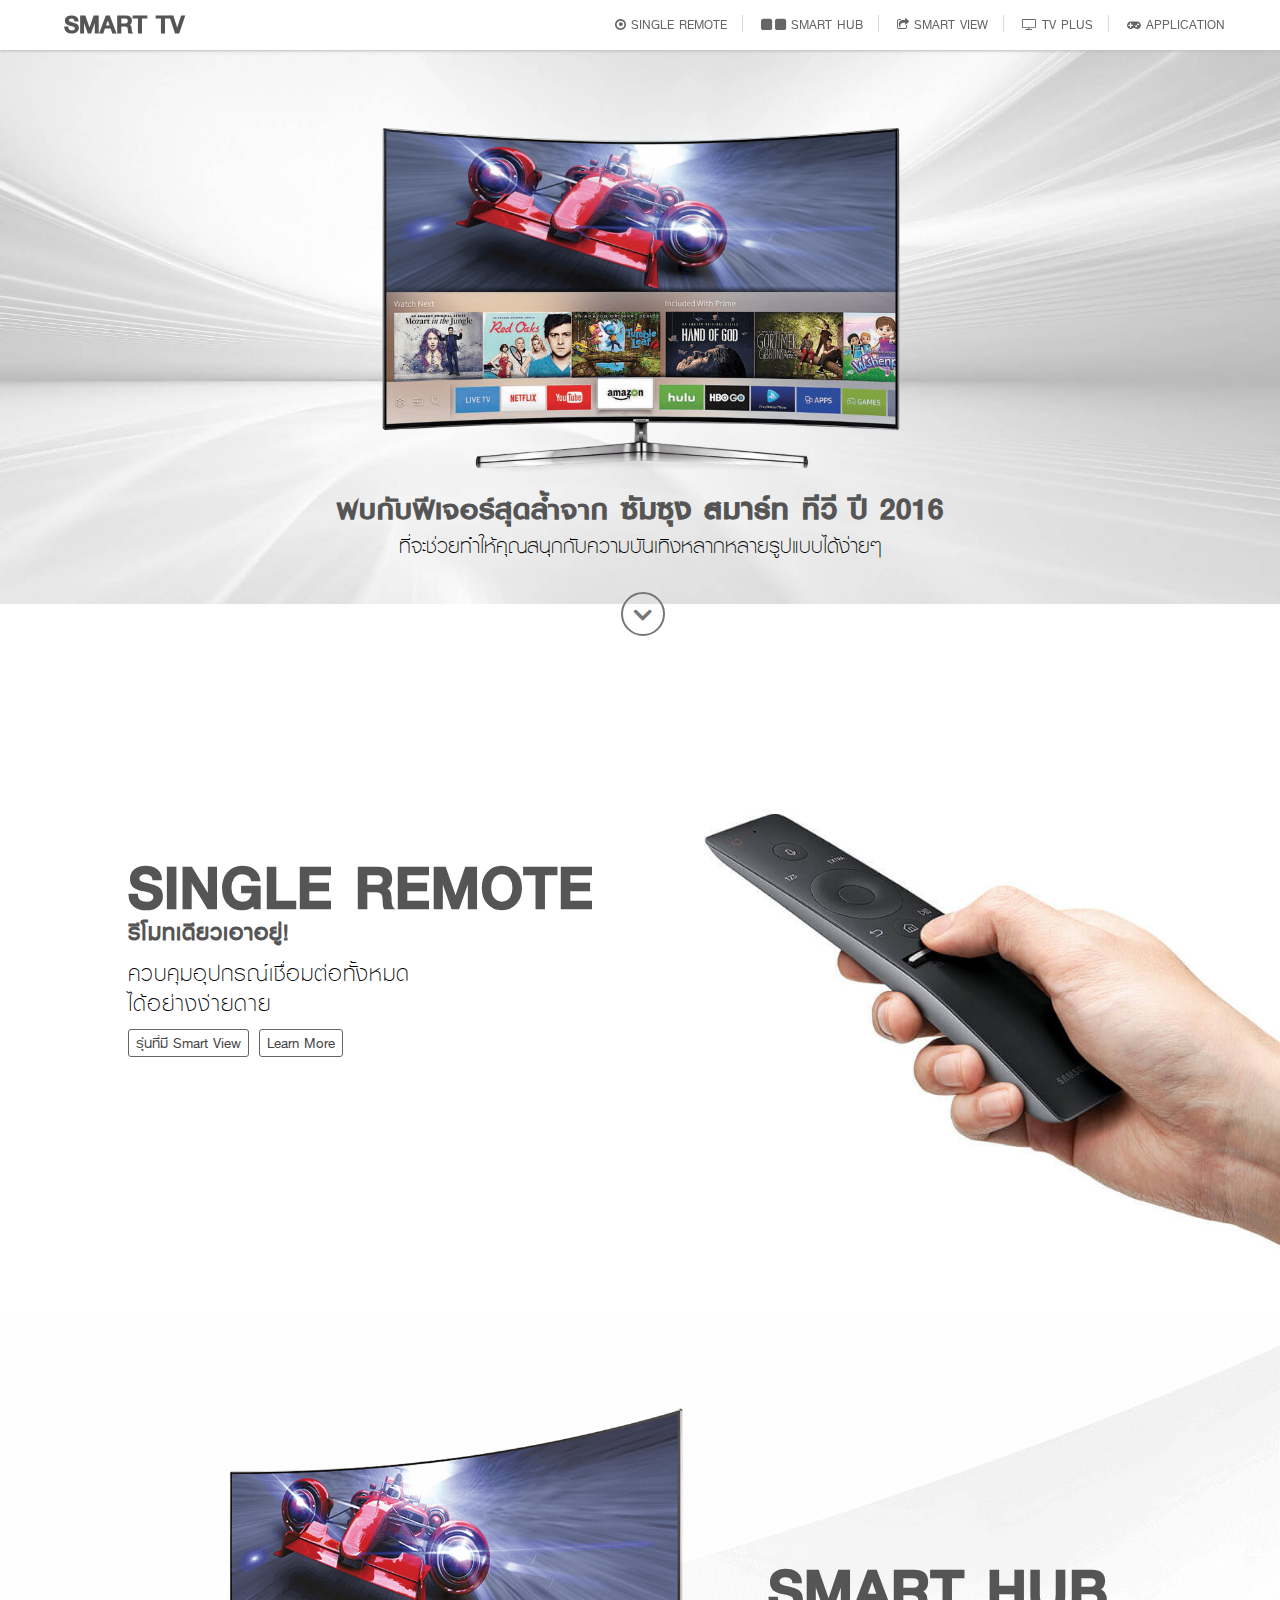
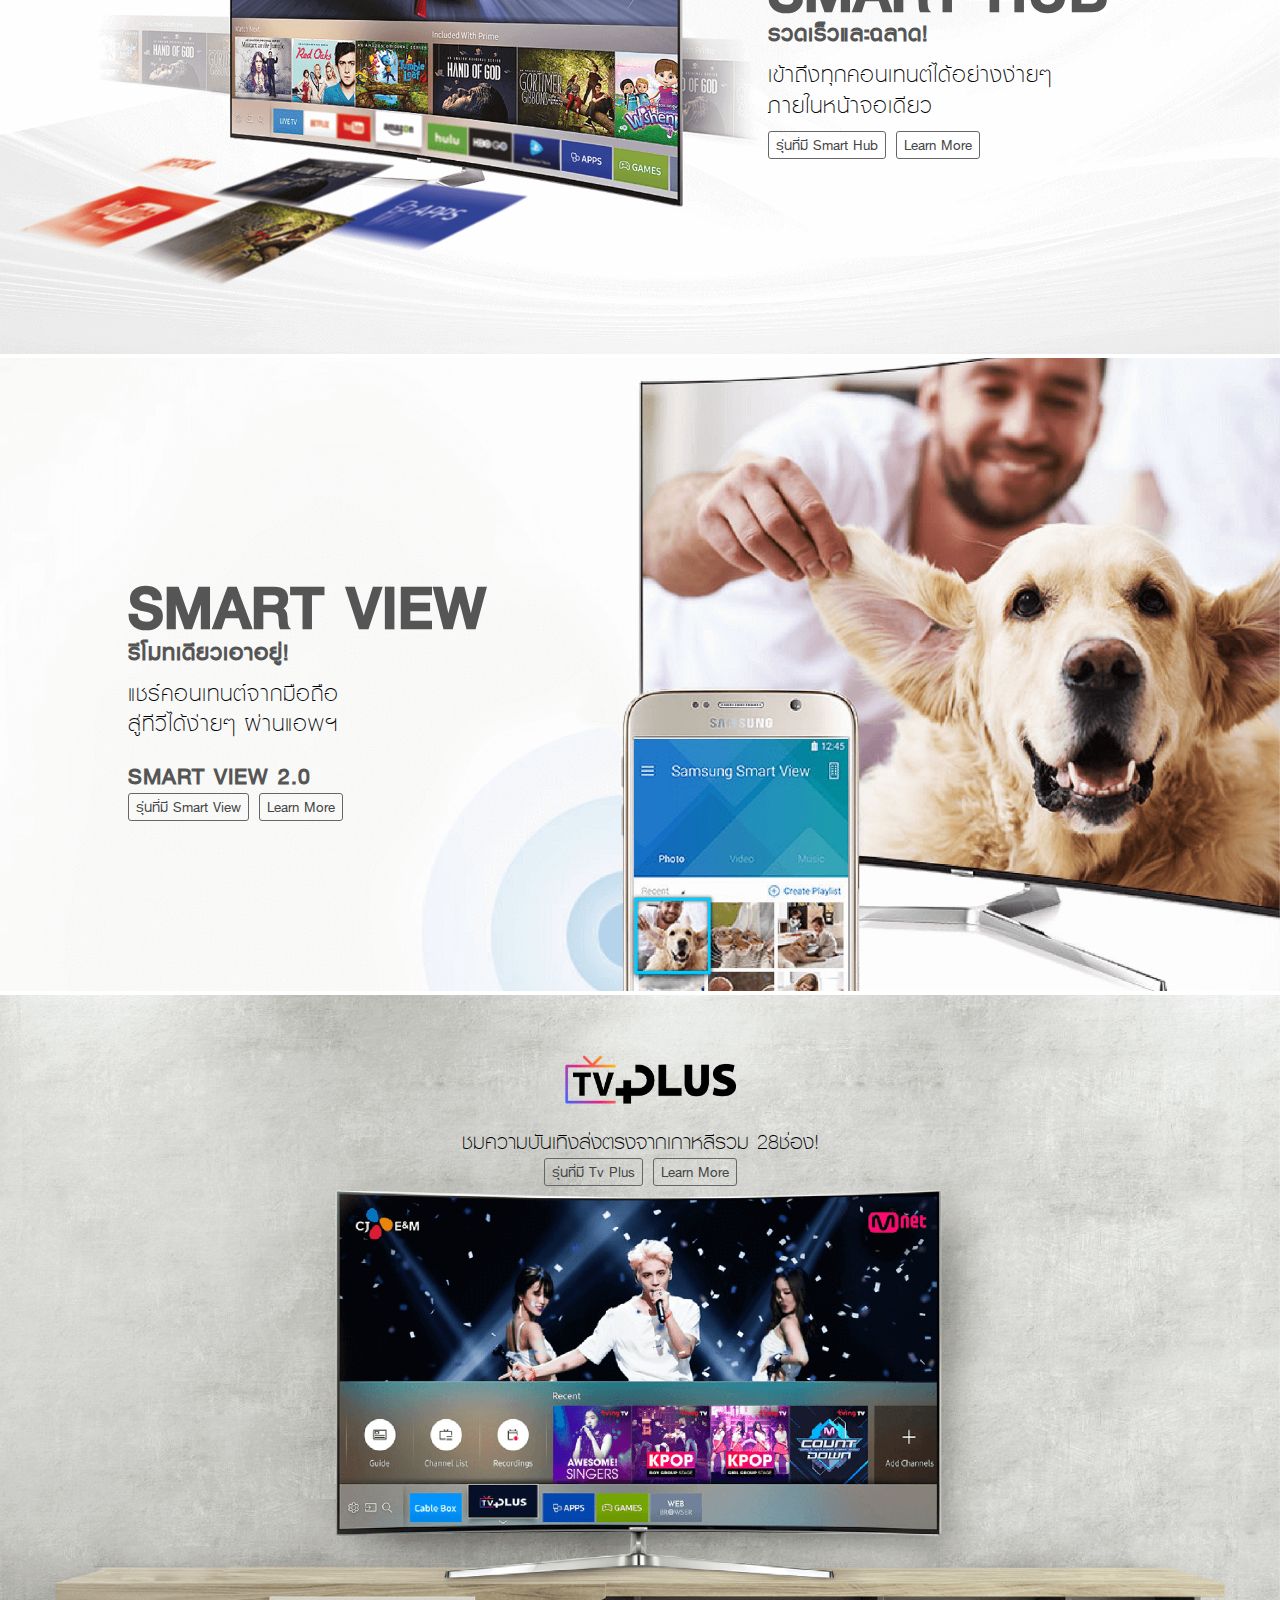
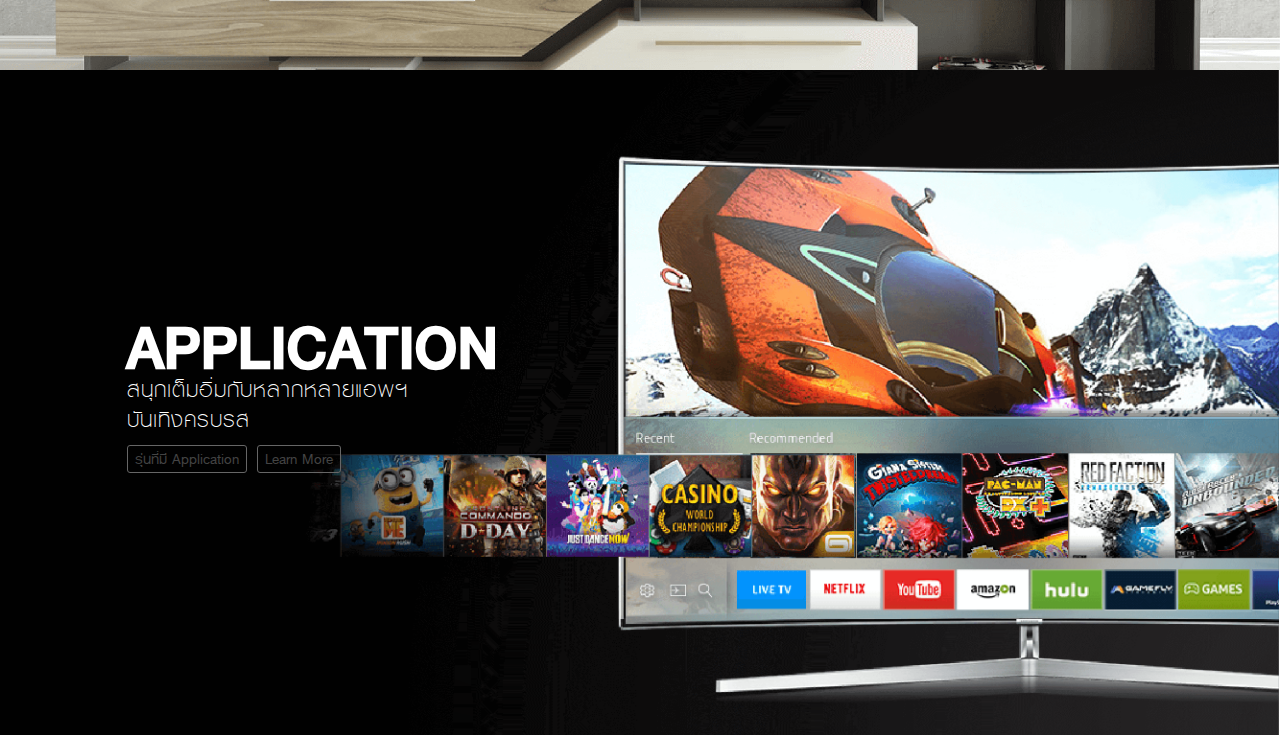
<file: index.html>
<!DOCTYPE html>
<html lang="en">
<head>
	<meta charset="UTF-8">

	<meta http-equiv="X-UA-Compatible" content="IE=9">
    <meta name="viewport" content="width=device-width, initial-scale=1.0">

	<meta name="title" content="Configure Phone | SUPPORT | SAMSUNG UK"/>
	<meta name="description" content="Configure Phone Main"/>
	<meta name="keywords" content="Configure Phone"/>
	<meta name="date" content="2011-12-06"/>
	<meta name="sitecode" content="UK"/>

	<link rel="stylesheet" href="./css/style.css">
	<link rel="stylesheet" href="./css/fonts.css">
	<link rel="stylesheet" href="./css/font-awesome.min.css">
	<!-- <link rel="stylesheet" href="css/bootstrap.min.css"> -->

	<title>Sumsung</title>
</head>

<body>

	<div class="nav_top">
		<div class="nav_top-brand">
			<a href="./index.html"><h1>smart tv</h1></a>
		</div>
	    <div class="nav_top-btn hidden-md">
            <ul class="">
                <li><a href="./single_remote.html"><i class="fa fa-dot-circle-o"></i> single remote</a></li>
                <li><a href="./smart_hub.html"><i class="fa fa-square"><i class="fa fa-square"></i></i>  smart hub</a></li>
                <li><a href="./smart_view.html"><i class="fa fa-share-square-o"></i> smart view</a></li>
                <li><a href="./tv_plus.html"><i class="fa fa-tv"></i> tv plus</a></li>
                <li class="first"><a href="./applications.html"><i class="fa fa-gamepad"></i> application</a></li>
            </ul>
	    </div>
	</div>

	<section class="section_center home_main" id="main">
		<img class="content_img" src="images/h-tv-1.png" alt="">
		<div class="content_block">
			<h1 class="content_title"><span>พบกับฟีเจอร์สุดล้ำจาก</span> ซัมซุง สมาร์ท ทีวี ปี 2016</h1>
			<p class="content_text">ที่จะช่วยทำให้คุณสนุกกับความบันเทิงหลากหลายรูปแบบได้ง่ายๆ</p>
		</div>
		<div class="nav_button hidden-md"><i class="fa fa-angle-down"></i></div>
	</section>

	<section class="section_col_2-left home_remote" id="single_remote">
		<div class="content_block">
			<div class="content_title">
				<h1>SINGLE REMOTE<br><span>รีโมทเดียวเอาอยู่!</span></h1>
				<p>ควบคุมอุปกรณ์เชื่อมต่อทั้งหมด<br>ได้อย่างง่ายดาย</p>
				<div class="btn">
					<button>รุ่นที่มี Smart View</button>
					<button>Learn More</button>
				</div>
			</div>
			<div class="content_img">
				<img src="images/h-remote-2.jpg" alt="">
			</div>
		</div>
	</section>

	<section class="section_col_2-right section_right-center-mobile home_hub" id="smart_hub">
		<div>
			<div class="content_block">
				<div class="content_img">
					<img src="images/h-hub.png" style="opacity: 0;">
				</div>
				<div class="content_title">
					<h1>SMART HUB<br><span>รวดเร็วและฉลาด!</span></h1>
					<p>เข้าถึงทุกคอนเทนต์ได้อย่างง่ายๆ<span>ภายในหน้าจอเดียว</span></p>
					<button>รุ่นที่มี Smart Hub</button>
					<button>Learn More</button>
				</div>
			</div>
		</div>
	</section>

	<section class="section_col_2-left section_left-center-mobile home_view" id="smart_view">
		<div>
			<div class="content_block ">
				<div class="content_title hidden-md">
					<h1>SMART VIEW<br><span>รีโมทเดียวเอาอยู่!</span></h1>
					<p>แชร์คอนเทนต์จากมือถือ<br>สู่ทีวีได้ง่ายๆ ผ่านแอพฯ</p>
					<h1><span>SMART VIEW 2.0</span></h1>
					<button>รุ่นที่มี Smart View</button>
					<button>Learn More</button>
				</div>
				<div class="content_img ">
					<img src="images/h-remote-2.jpg" style="opacity: 0;">
				</div>
				<div class="content_title visible-md">
					<h1>SMART VIEW<br><span>รีโมทเดียวเอาอยู่!</span></h1>
					<p>ควบคุมอุปกรณ์เชื่อมต่อทั้งหมด<br>ได้อย่างง่ายดาย</p>
					<button>รุ่นที่มี Smart View</button>
					<button>Learn More</button>
				</div>
			</div>
		</div>
	</section>

	<section class="section_center home_tvplus" id="tv_plus">
		<div class="content_block">
			<img class="content_img" src="images/h-logo-tvp.png" alt="">
			<p class="content_text">ชมความบันเทิงส่งตรงจากเกาหลีรวม 28ช่อง!</p>
			<div class="btn-line">
				<button class="btn-center" >รุ่นที่มี Tv Plus</button>
				<button class="btn-center" >Learn More</button>
			</div>
		</div>

	</section>

	<section class="section_col_2-left section_left-center-mobile home_app" id="application">
		<div>
			<div class="content_block">
				<div class="content_title">
					<h1>APPLICATION<br></h1>
					<p>สนุกเต็มอิ่มกับหลากหลายแอพฯ<br>บันเทิงครบรส</p>
					<button>รุ่นที่มี Application</button>
					<button>Learn More</button>
				</div>
				<div class="content_img">
				</div>
			</div>
		</div>
	</section>

</body>
	<script src="js/jquery.min.js"></script>
	<!-- s<script src="js/bootstrap.min.js"></script> -->
	<script src="js/main.js"></script>
</html>
</file>
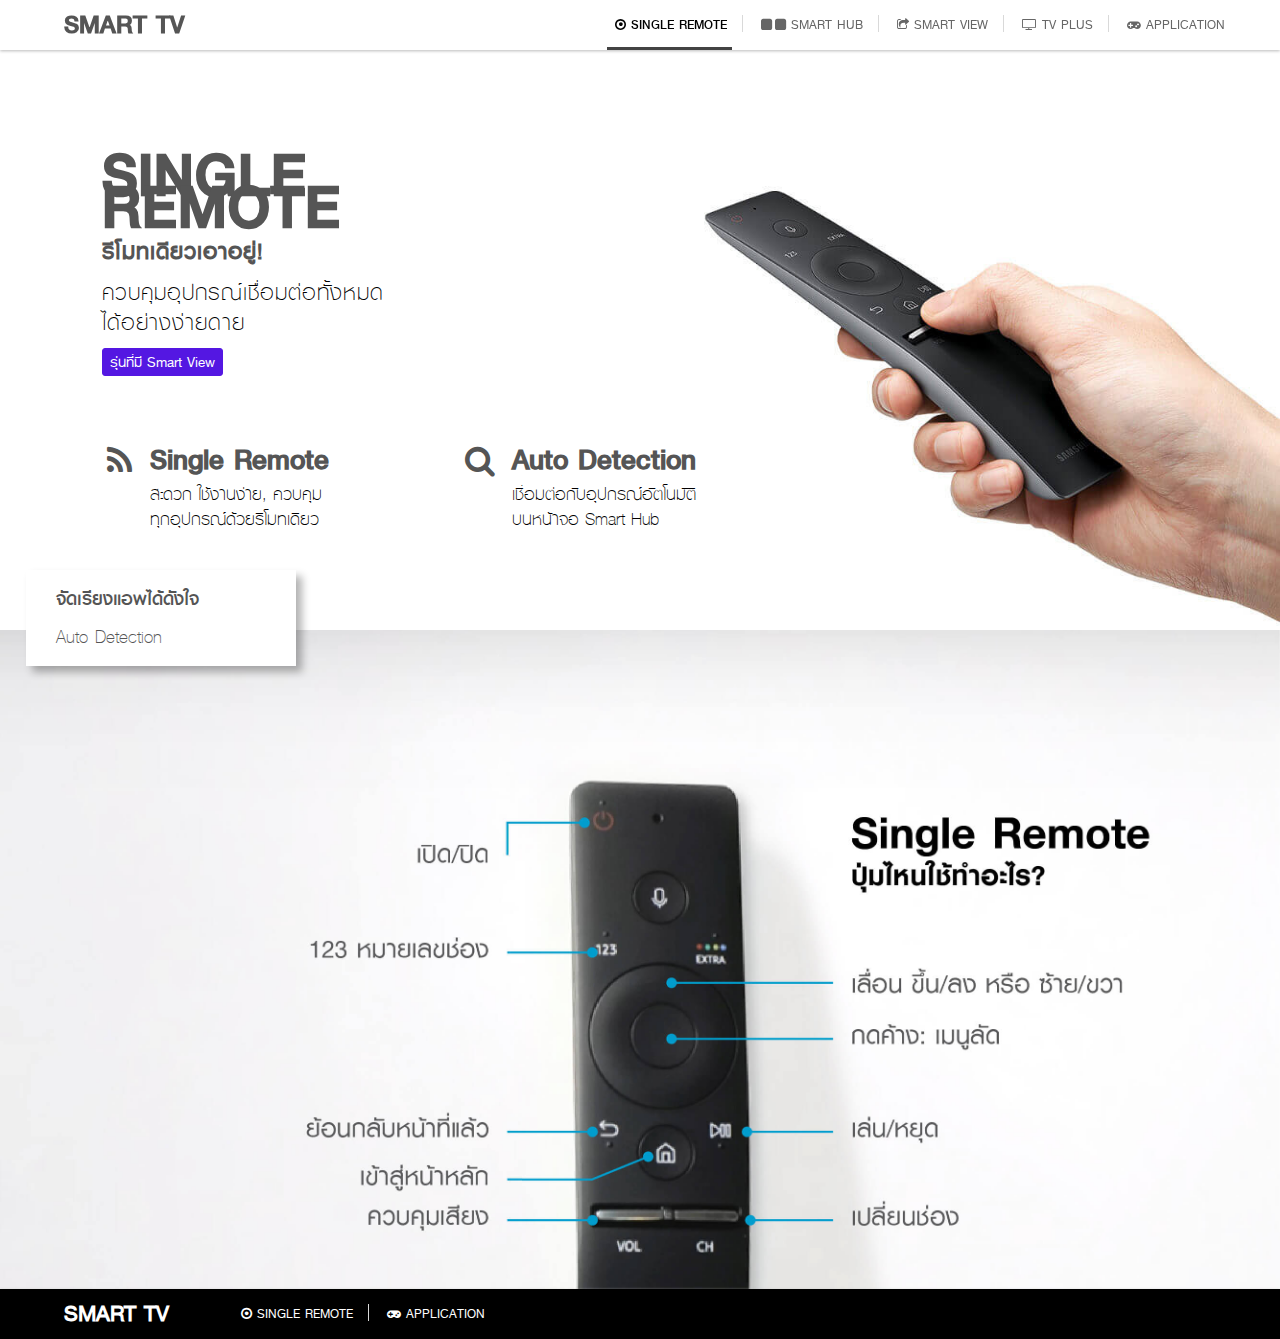
<file: single_remote.html>
<!DOCTYPE html>
<html lang="en">
<head>
	<meta charset="UTF-8">

	<meta http-equiv="X-UA-Compatible" content="IE=9">
    <meta name="viewport" content="width=device-width, initial-scale=1.0">

	<meta name="title" content="Configure Phone | SUPPORT | SAMSUNG UK"/>
	<meta name="description" content="Configure Phone Main"/>
	<meta name="keywords" content="Configure Phone"/>
	<meta name="date" content="2011-12-06"/>
	<meta name="sitecode" content="UK"/>

    <script src="js/jquery.min.js"></script>
    <script src="./js/jquery.hashchange.min.js" type="text/javascript"></script>
    <script src="./js/jquery.easytabs.min.js" type="text/javascript"></script>
    <link rel="stylesheet" href="css/fonts.css">
    <link rel="stylesheet" href="css/font-awesome.min.css">
    <link rel='stylesheet' href='css/owl.carousel.css'>
    <link rel="stylesheet" href="css/style.css">
    <link rel="stylesheet" href="css/style2.css">
	<!-- <link rel="stylesheet" href="css/bootstrap.min.css"> -->

	<title>Sumsung</title>
</head>

<body>

	<div class="nav_top">
		<div class="nav_top-brand">
			<a href="./index.html"><h1>smart tv</h1></a>
		</div>
	    <div class="nav_top-btn hidden-md">
            <ul class="">
                <li><a href="./single_remote.html" class="active"><i class="fa fa-dot-circle-o"></i> single remote</a></li>
                <li><a href="./smart_hub.html"><i class="fa fa-square"><i class="fa fa-square"></i></i>  smart hub</a></li>
                <li><a href="./smart_view.html"><i class="fa fa-share-square-o"></i> smart view</a></li>
                <li><a href="./tv_plus.html"><i class="fa fa-tv"></i> tv plus</a></li>
                <li class="first"><a href="./applications.html"><i class="fa fa-gamepad"></i> application</a></li>
            </ul>
	    </div>
	</div>

	<section class="section_col_2-left page-main page_remote" id="single_remote">
		<div class="content_block">
			<div class="content_title">
				<h1>SINGLE REMOTE<br><span>รีโมทเดียวเอาอยู่!</span></h1>
				<p>ควบคุมอุปกรณ์เชื่อมต่อทั้งหมด<br>ได้อย่างง่ายดาย</p>
				<button class="btn-blue" >รุ่นที่มี Smart View</button>
			</div>
			<div class="content_img">
				<img src="images/h-remote-2.jpg" alt="">
			</div>
		</div>
		<div class="content_title_sub hidden-xs">
				<div class="sub">
					<i class="fa fa-rss fa-2x"></i>
					<h1>Single Remote</h1>
					<p>สะดวก ใช้งานง่าย, ควบคุม<br>ทุกอุปกรณ์ด้วยรีโมทเดียว</p>
				</div>
				<div class="sub">
					<i class="fa fa-search fa-2x"></i>
					<h1>Auto Detection</h1>
					<p>เชื่อมต่อกับอุปกรณ์อัตโนมัติ<br>บนหน้าจอ Smart Hub</p></p>
				</div>
		</div>
		<div class="content_title_coll visible-xs">
			<input id="toggle" type="checkbox" checked>
			<label for="toggle"><i class="fa fa-caret-square-o-down fa-2x"></i></label>
			<div id="expand">
			    <div class="sub sub_coll">
					<i class="fa fa-rss fa-2x"></i>
					<h1>Single Remote</h1>
					<p>สะดวก ใช้งานง่าย, ควบคุม<br>ทุกอุปกรณ์ด้วยรีโมทเดียว</p>
				</div>
				<div class="sub">
					<i class="fa fa-search fa-2x"></i>
					<h1>Auto Detection</h1>
					<p>เชื่อมต่อกับอุปกรณ์อัตโนมัติ<br>บนหน้าจอ Smart Hub</p></p>
				</div>
			</div>
		</div>
	</section>

    <section class="section_tab tab_single-remote">
        <div id="tab_block" class="tab_container hidden-block">
            <ul class='tab-nav'>
                <li ><a href="#tab-1">จัดเรียงแอพได้ดังใจ</a></li>
                <li ><a href="#tab-2">Auto Detection</a></li>
                <!-- <li ><a href="#tab-3">test carousel</a></li> -->
            </ul>
            <div class="tab_full" id="tab-1">
                <img src="./images/remote.jpg" alt="">
            </div>
            <div class="tab_center" id="tab-2">
            	<img src="./images/tab-remote-2.png" alt="">
                <p class="tab-title"><i class="fa fa-search"></i> Auto Detection</p>
                <!-- <p class="tab-text_line">เมื่อพบอุปกรณ์จะแสดงชื่ให้เห็น ง่ายต่อการเลือกใช้</p> -->
                <p class="tab-desc">เมื่อพบอุปกรณ์จะแสดงชื่ให้เห็น ง่ายต่อการเลือกใช้</p>
            </div>
        </div>
        <div class="visible-block">
	            <div class="tab_full" id="tab-1">
	                <img src="./images/remote.jpg" alt="">
	            </div>
	            <div class="tab_center" id="tab-2">
	            	<img src="./images/tab-remote-2.png" alt="">
	                <p class="tab-title"><i class="fa fa-search"></i> Auto Detection</p>
	                <!-- <p class="tab-text_line">เมื่อพบอุปกรณ์จะแสดงชื่ให้เห็น ง่ายต่อการเลือกใช้</p> -->
	                <p class="tab-desc">เมื่อพบอุปกรณ์จะแสดงชื่ให้เห็น ง่ายต่อการเลือกใช้</p>
	            </div>
        </div>
    </section>

	<div class="nav_footer">
		<div class="nav_footer-brand nav_top-brand ">
			<h1>smart tv</h1>
		</div>
	    <div class="nav_footer-btn hidden-md nav_top-btn">
			<ul class="">
				<li><a href="#single_remote"><i class="fa fa-dot-circle-o"></i> single remote</a></li>
				<li class="first" ><a href="#application"><i class="fa fa-gamepad"></i> application</a></li>
			</ul>
	    </div>
	</div>


</body>

	<!-- s<script src="js/bootstrap.min.js"></script> -->

	<script src="js/owl.carousel.min.js"></script>
	<script src="js/main.js"></script>
</html>
</file>
<file: css/style.css>
body {
	margin: 0;
}

p,
a,
span,
button {
    font-family: k_med;
    font-size: 18px;
}

a {
	text-decoration: none;
	color: #666;
}

li {
	text-decoration: none;
	list-style: none;
}

h1 {
	color: #555;
	font-family: k_bold;
	margin: 0;
}

iframe{
	width:100%;
	padding : 10px;
	box-sizing : border-box;
}


.nav_top {
    width: 100%;
    color: #000;
    height: 50px;
    background-color: #fff;
    box-shadow: 0px 1px 3px #bbbbbb;
    position: fixed;
    top: 0;
    z-index: 99;
    text-transform: uppercase;
}
.nav_top-brand {
	position: relative;
	float: left;
	height: 100%;
	line-height: 50px;
	padding: 0 5%;
	max-width: 200px;
}
.nav_top-brand > h1 {
	margin-bottom: 0;
	color: #555;
}
.nav_top-btn {
	position: relative;
	float: right;
	height: 100%;
	padding: 0 40px;
}
.nav_top-btn > ul {
	margin: 0;
	height: 70%;
	padding-top: 15px;
}
.nav_top-btn > ul > li {
    float: left;
    height: 100%;
}
.nav_top-btn > ul > li:after{
	content : "";
	padding : 0 5px;
}
.nav_top-btn > ul > li:before{
	content : "";
	padding : 0 5px;
	border-right: 1px solid #d9d9d9;
}
.nav_top-btn > ul > li.first:before{
	content : none;
}
.nav_top-btn a {
    float: left;
    display: block;
    padding: 0 5px;
    font-size: 18px;
    height : 100%;
    transition : all 0.5s ease;
}
.nav_top-btn a:hover{
	color : #000;
	box-shadow: inset 0 -3px 0 0 #434343;
}
.nav_top-btn a.active{
    color : #000;
	box-shadow: inset 0 -3px 0 0 #434343;
}


.nav_top-btn .fa {
	font-size : 13px;
	margin-left: 3px;
}

.nav_footer {
    width: 100%;
    height: 50px;
    background-color: #000;
    box-shadow: 0px 1px 3px #bbbbbb;
    position: relative;
    bottom: 0;
    z-index: 99;
    text-transform: uppercase;
    margin-top : -5px;
}

.nav_footer-btn  {
    float: left;
    padding: 0;
}
.nav_footer-btn a {
    float: left;
    color: #fff;
    transition : all 0.5s ease;
}
.nav_footer-btn a:hover,a:focus {
    color: #777;
}
.nav_footer-btn > ul   {
    float: left;
    padding-left: 0;
}
.nav_footer-brand > h1 {
    font-family: k_med;
    padding-left: 0;
    color: #fff;
}



.content_img{
	position: relative;
}
.content_img img {
	position: relative;
	width: 90%;
	float: right;
}
.content_block button{
    background: transparent;
    border: 1px solid #666;
    color: #444;
    padding: 2px 7px;
    border-radius: 3px;
    display: block;
    margin-right: 10px;
    font-size: 20px;
    float: left;
    transition: background-color 0.3s ease-out;
}

.btn-line {
	text-align:center;
}
.btn-center {
	position:relative;
	left: 42.5%;
}

.btn{
    width: 100%;
    text-align: center;
    top: 0;
}
.content_block button:hover{
  	background: #666;
  	color:#fff;
  	cursor: pointer;
}
.content_title{
	font-size: 42px;
	letter-spacing : 1px;
}
.content_text{
    font-size : 25px;
    line-height : 20px;
    margin-top: 0;
}


.section_center{
	width: 100%;
	margin-top: 50px;
	padding-top: 20px;
	text-align : center;
}
.section_center img{
	width: 42.5%;
	display: table;
	margin: 0 auto;
}
.section_center .content_block h1 {
    line-height: 40px;
}
.section_center .content_block h1 > span {
    font-size: 40px;
    font-weight : bold;
   	font-family : k_bold;
}
.section_center .content_block p {
    font-size: 30px;
    font-family: k_light;
    line-height: 32px;
}




.section_col_2-left{
    display: inline-block;
    position: relative;
    width: 100%;
    padding-top: 4.5%;
}
.section_col_2-right{
    display: inline-block;
}

.section_col_2-left .content_block {
    width: 100%;
    height: 100%;
    float: left;
    display: table;
    text-align: center;
    position: relative;
}
.section_col_2-left .content_title {
    width: 50%;
    height: 100%;
    padding: 0 0 0 10%;
    display: table-cell;
    vertical-align: middle;
    text-align: left;
}
.section_col_2-left .content_img {
    height: 100%;
    display: block;
    padding: 20% 0;
}
.section_col_2-left .content_block h1 {
    line-height: 32px;
}
.section_col_2-left .content_title h1 > span {
    font-size: 32px;
 }
.section_col_2-left .content_title p {
    font-size: 32px;
    font-family: k_light;
    line-height: 30px;
    margin: 10px 0;
}
.page_app .content_title p {
     color:#fff; 
}
.page_app .content_title > h1 {
     color:#fff; 
}




.section_col_2-right .content_block {
    width: 100%;
    height: 100%;
    float: left;
    display: table;
    text-align: center;
}
.section_col_2-right .content_title {
    height: 100%;
    padding: 0 10%;
    display: table-cell;
    vertical-align: middle;
    text-align: left;
}
.section_col_2-right .content_img {
    width: 50%;
    height: 100%;
    display: table-cell;
    vertical-align: middle;
    padding: 10% 0 5%;
}
.section_col_2-right .content_block h1 {
    line-height: 30px;
}
.section_col_2-right .content_title h1 > span {
    font-size: 32px;
}
.section_col_2-right .content_title p {
    font-size: 32px;
    font-family: k_light;
    line-height: 31px;
    margin: 10px 0;
}
.section_col_2-right .content_title p > span{
	display : block;
	font-size: 32px;
    font-family: k_light;
    line-height: 31px;
}




.home_main {
	 background: url('../images/h-bg-1.jpg');
	 background-position: center 70%;
	 background-size: 100%;
	 padding: 5% 0 1% 0;
	 width: 100%;
}
.home_main .nav_button > i {
    position : absolute;
    left: 48.5%;
    border: 2px solid #777;
    color : #777;
    font-size: 30px;
    font-weight: 900;
    padding: 5px;
    width: 30px;
    border-radius : 50%;
    z-index: 2;
}
.home_remote {
	 background-position: center 70%;
	 background-size: 100%;
	 margin-top:25px;
	 padding: 4% 0 5%;
	 width: 100%;
}
.home_hub {
     background: url('../images/h-bg-sh.png');
     background-position: center top;
     background-size: 100%;
     padding-top: 5%;
 }
.home_view{
     background: url('../images/h-view.png');
     background-position: center top;
     background-size: 100%;
     padding-top: 5%;
}
.home_tvplus {
    background: url('../images/h-bg-tvp.png');
    background-position: center 0;
    background-size: 100%;
    margin: 0;
    padding: 3% 0 40%;
}
.home_tvplus .content_img{
	width: 15%;
}
.home_tvplus .content_block p{
	margin: 0;
}
.home_app {
    background: url('../images/h-bg-app.png');
    background-position: center center;
    background-size: 100%;
    padding: 16% 0;
    margin: 0px 0 -5px -1px;
}
.home_app .content_block h1 {
    color: #fff
}
.home_app .content_title h1 > span {
    color: #fff
}
.home_app .content_title p {
    color: #fff
}

.page-main .content_title {
	vertical-align: top;
	padding: 8%;
}

.page-slide {
    background: radial-gradient(ellipse at center, #004b75 0%,#000000 100%);
    background: -moz-radial-gradient(center, ellipse cover, #004b75 0%, #000000 100%);
    background: -webkit-radial-gradient(center, ellipse cover, #004b75 0%,#000000 100%);
    filter: none;
 }

 .page_hub{
	background: url('../images/page-hub.jpg');
	background-size: 100%;
	background-position: center top;
}
 .page_hub .content_img {
 	padding: 60% 0;
 }
 .page_hub .content_title_sub {
    top: 75%;
 }
 .page_tv .content_img {
    position: relative;
    padding: 62% 0;
 }
 .page_tv .content_title >img {
 	height: 100px;
 }
 .page_tv .content_title_sub {
 	color : #fff;
 	top: 77.5%;
 }

 .page_tv .content_title_sub h1 {
 	color : #fff;
 }
 .page_tv .content_title_sub i {
 	color : #fff;
 }
 .page_app {
 	background: url(../images/page-app.jpg);
 	background-size: 100%;
 	background-position: center 20%;
 }
 .page_app .content_img {
 	padding: 45% 0;
 }

.content_title_sub {
	width: 100%;
	position: absolute;
	top: 70%;
	box-sizing: border-box;
	padding-left: 7%;
}
.content_title_sub h1{
	font-size: 40px;
}
.content_title_sub p{
	font-size: 25px;
	margin: 0;
	font-family: k_light;
	line-height: 25px;
}
.content_title_sub-view{
	
width: 35%;
	
top: 47%;
}

.sub {
	float: left;
	width: 30%;
}
.sub i {
    float: left;
    padding-bottom: 60px;
    margin: 2% 5% 0;
    color: #555;
}
.sub_view {width: 100% !important;}
.fade{
    display: none;
}
.page_view {
    background: url(../images/page-view.jpg);
    background-size: 120%;
    background-position: center top;
}
.page_view .content_img{
	padding: 65% 0;
}
.btn-blue{    
	background: #5417e2 !important;    
	color: #fff !important;    
	border: 1px solid #5417e2 !important;
}
.btn-blue:hover{
	background: #666 !important;
	color: #fff !important;
	border: 1px solid #666 !important;
}


@media screen and (min-width: 1000px) {
    .visible-md{
        display: none !important;
    }
}

@media screen and (max-width: 1000px) {
    .hidden-md{
        display: none !important;
    }

    .section_col_2-left .content_title {
    	width: 50%;
    	padding: 7%;
    	z-index : 5;
    }    
	.section_col_2-left .content_block h1 {
    	font-size: 35px;
    	line-height: 27px;
 }

    .section_col_2-left .content_title p {
        font-size: 22px;
        line-height: 20px;
        margin: 10px 0;
    }

    .section_col_2-right .content_title {
    	width: 100%;
    	padding: 3%;
    	z-index : 5;
    }
	.section_col_2-right .content_block h1 {
    	font-size : 45px;
	}

    .section_col_2-right .content_title p {
        font-size: 28px;
        line-height: 23px;
        margin: 10px 0;
    }
    .home_hub {
		background: url(../images/h-bg-sh.png);
		background-position: 10% top;
		background-size: 150%;
		padding-top: 5%;
    }
    .content_title_sub {
        width: 100%;
        position: absolute;
        top:70%;
        box-sizing: border-box;
        padding-left: 7%;
    }
    .content_title_sub-view {
    	width: 35%;
    	top: 47% !important;
    	padding-left: 5.5%;
 }
    .content_title_sub h1{
        font-size: 28px;
    }
    .content_title_sub p{
        font-size: 18px;
        line-height: 16px;
        float : left;
    }
    .page_tv .content_title >img {
   		height: 60px;
    }
    .sub_view {
    	height : 80px;
    }
    .app-col-2 {
    	width:50%;
		display : inline-block;
    }
    .app-content{
    	width : 100%;
    	display : block;
    }

}

@media screen and (max-width: 680px) {
    .content_title_sub {
        top: 77.5%;
    }

    .content_title_sub h1{
        font-size: 24px;
    }
    .content_title_sub p{
        font-size: 15px;
        line-height: 14px;
    }
    .content_title_sub i{
        font-size: 15px;		
    }
    .sub {
        width: 30%;
    }
    .sub_view {
  		height: 70px;
	}
	.content_title_sub-view{
		top:52% !important;
	}

}

@media screen and (min-width: 551px) {
    .visible-xs{
        display: none !important;
    }
}

@media screen and (max-width: 550px) {
    .hidden-xs{
        display: none;
    }

	.section_center img{
		width: 80%;
	}
	.section_col_2-left .content_block {
		height: 120px;
	}
	.section_center .content_block h1 {
		line-height: 22px;
		font-size: 30px;
	}
	.section_center .content_block h1 > span {
		display:block;
		font-size: 30px;
		font-family : k_bold;
	}
	.section_center .content_block p {
		font-size: 18px;
		line-height: 15px;
		width : 90%;
		margin : 0 auto;
		padding-top : 5px;
	}
	.section_col_2-left .content_img img {
		width: 100%;
		padding: 5% 0;
	}
	.section_col_2-left .content_title {
		position :absolute;
		width: 80%;
		z-index : 5;
		height: auto;
		bottom: -50px;
	}
	.page_app .content_title{
		bottom: 0px;
	}
	.section_col_2-left .content_block h1 {
    	font-size: 32px;
    	line-height : 22.5px;
    }
	.section_col_2-left .content_block h1 > span {
    	font-size : 25px;
	}
    .section_col_2-left .content_title p {
        font-size: 20px;
        line-height: 18px;
        margin: 5px 0;
    }
    .section_col_2-right .content_block h1 {
        font-size : 30px;
        line-height: 22.5px;
    }
    .section_col_2-right .content_block h1 > span {
        font-size : 25px;
    }
    .section_col_2-right .content_title p {
        font-size: 20px;
        line-height: 18px;
        margin: 5px 0;
    }
    .section_col_2-right .content_title p > span{
		display : inline-block;
	}
    .section_right-center-mobile .content_title {
		width : 100%;
		height : auto;
		display : block;
		padding: 0;
        text-align: center;
		}
    .section_right-center-mobile .content_img {
		width: 80%;
		height: auto;
		display : block;
		padding: 0;
		margin: 0 auto;
		}
	.section_right-center-mobile .content_img img{
		width : 100%;
		}

    .section_left-center-mobile .content_block {
        width : 100%;
        }
    .section_left-center-mobile .content_title {
        width : 100%;
        position : absolute;
        display : block;
        bottom: 0px;
        padding: 0;
        text-align: center;
        }
    .section_left-center-mobile .content_img {
        width: 80%;
        height: auto;
        display : block;
        padding: 20px 0 50px;
        margin: 0 auto;
        }
    .section_left-center-mobile .content_img img{
        width : 100%;
        }

    .sub {
        width: 100%;
    }
    .sub i {
        padding-bottom: 12% !important;
    }
    .sub-coll {
        padding: 10px 0;
    }
     .home_main{
		background-position: center 90%;
		background-size: 150%;
		padding: 10px 0;
		width: 100%;
	}
	.home_remote{
		padding : 0;
		margin : 0;
		}
	.home_tvplus {
		background-position: center 0%;
		background-size: 180%;
		padding: 3% 0 60%;
    }
	.home_tvplus .content_img {
		width : 20%;
    }
    .page_hub{
		background: inherit;
	}
	.page_hub .content_img {
		height: 120px;
		padding: 10% 0;
	}
	.tv_channel .page-main {
		background-size: 200% !important;
		background-position: left top !important;
	}
    .fade{
        position: absolute;
        display: inherit;
        width: 100%;
        height: 25%;
        bottom: 0;
    }
    .page_tv.section_col_2-left .content_title h1,p {
    }
    .page_tv.section_col_2-left .content_title h1 {
    	color : #fff;
    }
    .page_view .content_img {
    	padding: 70px 0;
    }
    .page_view {
    	background-repeat : no-repeat;
    	background-size: 180%;
    	background-position: 60% top;
    }
    .page_view .content_title p {
		color:#000;
    }
    .page_app .content_img {
    	padding: 90px 0;
 }
	.page_app {
    	background-size : 150%;
	}
	.page_tv .content_title p{
		color: #fff;
	}

}
</file>
<file: css/fonts.css>
@font-face {
    font-family: 'k_bold';
    src: url('../fonts/kittithada_bold-webfont.eot');
    src: url('../fonts/kittithada_bold-webfont.eot?#iefix') format('embedded-opentype'),
         url('../fonts/kittithada_bold-webfont.woff2') format('woff2'),
         url('../fonts/kittithada_bold-webfont.woff') format('woff'),
         url('../fonts/kittithada_bold-webfont.ttf') format('truetype');
    font-weight: normal;
    font-style: normal;

}


@font-face {
    font-family: 'k_med';
    src: url('../fonts/kit55p-webfont.eot');
    src: url('../fonts/kit55p-webfont.eot?#iefix') format('embedded-opentype'),
         url('../fonts/kit55p-webfont.woff2') format('woff2'),
         url('../fonts/kit55p-webfont.woff') format('woff'),
         url('../fonts/kit55p-webfont.ttf') format('truetype');
    font-weight: normal;
    font-style: normal;

}

@font-face {
    font-family: 'k_light';
    src: url('../fonts/kittithada_light-webfont.eot');
    src: url('../fonts/kittithada_light-webfont.eot?#iefix') format('embedded-opentype'),
         url('../fonts/kittithada_light-webfont.woff2') format('woff2'),
         url('../fonts/kittithada_light-webfont.woff') format('woff'),
         url('../fonts/kittithada_light-webfont.ttf') format('truetype');
    font-weight: normal;
    font-style: normal;

}
</file>
<file: css/style2.css>
.sub i {
    padding-bottom: 25%;
}

.section_block {
    width: 100%;
    display: inline-block;
    position: relative;
    padding: 50px 0;
    box-sizing: border-box;
    overflow: hidden;
}

.content_title_sub.relative {
    display: inline-block;
    box-sizing: border-box;
    width: 100%;
    position: relative;
    bottom: 20%;
}

.section_block .sub {
    width: 30%;
}

.smart_hub .section_block {
    padding: 9rem 0 2rem;
}

.smart_hub .section_block.sec_top {
    background: #eee;
}

.smart_hub .content_img.sec_top img {
    position: absolute;
    width: 90%;
    float: right;
    top: 5%;
    right: 15%;
    z-index: 1;
}

.section_tab {
    min-height: 400px;
    position: relative;
}

.tab_block {
    width: 100% !important;
    margin-bottom: 0px !important;
}

.tab_container {
    width: 100% !important;
    text-align: center;
}

.tab_container div {
}

.tab_container img {
    width: 50%;
}

ul.tab-nav {
    position: absolute;
    min-width: 250px;
    left: 2%;
    top: -4.75rem;
    z-index: 9;
    background: #fff;
    padding: 10px;
    -webkit-box-shadow: 6px 6px 8px 0px rgba(0, 0, 0, 0.3);
    -moz-box-shadow: 6px 6px 8px 0px rgba(0, 0, 0, 0.3);
    box-shadow: 6px 6px 8px 0px rgba(0, 0, 0, 0.3);
}

.tab-nav li {
    display: block;
    float: none;
    text-align: left;
}

.tab-nav li a {
    display: block;
    text-decoration: none;
    font-family: k_light;
    background: #fff;
    color: #555;
    font-size: 26px;
    padding: 5px 20px;
}

a.active {
    font-family: k_bold !important;
}

.tab-title {
    font-family: k_bold;
    font-size: 45px;
    line-height: 35px;
    margin: 0;
}
.tab-title i {
    font-size: 30px;
}


.tab-text_line {
    font-family: k_bold;
    font-size: 35px;
    color: #555;
    margin: 0;
}

.tab-desc {
    font-family: k_light;
    font-size: 27px;
    line-height: 20px;
    color: #555;
    margin: 0 0 1%;
}

.content-left{
    text-align:left;
    padding-top: 10% !important;
}

.content-left .tab-text_line{
    font-size : 30px;
}


.owl-stage {
    /*width: 100% !important;*/
}

.owl-item {
    /*width: 100% !important;*/
}

.tab_center img {
    width: 40% !important;
}

.tab_center p {text-align: center;}

.owl-item .item {
    position: relative;
    max-height: 500px;
}

.owl-carousel .tab-title {
    display: inline-block;
}

.owl-item .item img {
    height: auto;
    display: inline;
}
.owl-img_center{
    width: 50% !important;
}

.owl-prev {
    position: absolute;
    left: 0;
    top: 50%;
    width: 5% !important;
    display: inline-block;
}

.owl-next {
    position: absolute;
    right: 0;
    top: 50%;
    width: 5% !important;
    display: inline-block;
}

.owl-carousel .owl-wrapper,
.owl-carousel .owl-item {
    -webkit-backface-visibility: hidden;
    -moz-backface-visibility: hidden;
    -ms-backface-visibility: hidden;
    -webkit-transform: translate3d(0, 0, 0);
    -moz-transform: translate3d(0, 0, 0);
    -ms-transform: translate3d(0, 0, 0);
}

.tab_single-remote {
    background: radial-gradient(ellipse at center, #004b75 0%, #000000 100%);
    background: -moz-radial-gradient(center, ellipse cover, #004b75 0%, #000000 100%);
    background: -webkit-radial-gradient(center, ellipse cover, #004b75 0%, #000000 100%);
    filter: none;

 }
 .col-tab-1{
     width : 90%;  
 }
 .col-tab-2{
     width: 48% !important;
     padding: 0 10px;
     /* float: left; */
     position: relative;
 }

.tab_full{
    padding: 0;
 }
.tab_full img {
    width: 100%;
 }
.tab_center{
    padding: 7% 0;
}
.tab_col-2 {
    width: 49%;
    padding: 15px;
    box-sizing: border-box;
    display: inline-block;
    text-align: center;
}

.tab_hub {
    padding: 7% 0 3%;
    background: url('../images/tab-bg-hub.jpg');
    background-size: 120%;
    background-position: center top;
    margin-top: -5px;
}

.tab_hub .tab_center{
    color:#000;
}
.tab_tv {
    padding: 7% 0 3%;
}
.tab_app {
    width: 100%;
    box-sizing: border-box;
}
.tab-col-2-l{
    width: 49% !important;
    max-height: 500px;
    display:inline-block;
    vertical-align: top;
    box-sizing:border-box;
    padding: 3% 2% 3% 10%;
}
.tab-col-2-r{
    width:49%;
    display:inline-block;
    vertical-align:top;
    box-sizing:border-box;
    padding: 3% 10% 5% 2%;
}
.tab-col-2-l,.tab-col-2-r{
    padding-top :0;
}
.tab-content{
    width: 100% !important;
    padding: 0;
}
.tab-content img{
    width:100%;
}
.app-title{
    font-size:25px;
    padding:0;
}
.app-title-hightlight{
    font-size:25px;
    text-align:center;
    background : #999;
    margin : 0 10% ;
    padding : 3px;
    border-radius :7px;
    color:#fff;
}

@media screen and (max-width: 1000px) {
    #tabs_container img {
        width: 80%;
    }
    ul.tab-nav {
        padding: 10px;
        top: -4.5rem;
        min-width : 200px;
    }
    .tab-nav li a{
        padding: 5px 20px;
        font-size: 22px;
    }
}



@media screen and (max-width: 800px) {
    #tabs_container img {
        width: 80%;
    }
    ul.tab-nav {
        top: -3.75rem;
        padding: 5px;
    }

}

@media screen and (min-width: 725px) {
    .visible-block{
        display: none;
    }
}
@media screen and (max-width: 725px) {
    .hidden-block {
        display: none;
    }
    .tab-title {
    font-size: 40px;
    line-height: 27px;
 }
	.tab-title i {
		font-size: 30px;
	}


	.tab-text_line {
		font-size: 25px;
		line-height: 22px;
		padding: 5px 0;
	}

	.tab-desc {
		font-family: k_light;
		font-size: 20px;
		line-height: 15px;
		color: #555;
		margin: 0 0 1%;
	}
    .tab_center .tab-title p {
        width: 100%;
        font-size: 35px;
        text-align: center;
        padding: 0 10px;
        box-sizing: border-box;
        line-height: 30px;
    }
    .tab_center img {
        width: 100% !important;
        text-align: center;
    }
       .content_title_coll > input {
        display: none;
        visibility: hidden;
    }
    .content_title_coll > label {
        display: block;
        text-align: right;
        color: #555;
    }
    .content_title_coll > label > i {
        padding: 10px;
        box-sizing: border-box;
        width: 100%;
    }
    .page_tv .content_title_coll > label > i {
        background: #000;
    }
    .content_title_coll h1{
        font-size: 24px;
    }
    .content_title_coll p{
        font-size: 22px;
        line-height: 18px;
        margin: 0;
        color: #555;
    }

   .page_tv .content_title_coll p,.page_tv .content_title_coll h1,.page_tv .content_title_coll i{
        color:#fff;
    }
    #expand {
      height: 250px;
      overflow: hidden;
      transition: height 0.25s;
      background: transparent;
      color: #FFF;
      padding: 0 20px;
    }
    .page_remote #expand {
      height: 155px;  
    }
    .page_tv #expand {
    background: black;
    }
    #toggle:checked ~ #expand {
      height: 0px;
    }
    #toggle:checked ~ label::before {
    }
    .page_hub.sub {
        width: 100%;
    }
    .page_hub.sub i {
        padding-bottom: 12% !important;
    }
    .page_hub .content_img {
    }
    ul.tab-nav {
        top: -3.0rem;
        padding: 5px;
        min-width: 160px;
    }
    ul.tab-nav a {
        font-size: 18px;
        padding: 3px 10px;
    }
    .tab_hub {
        text-align : center;
        background : inherit;
        padding: 0 10px !important;
    }

}



@media screen and (max-width: 600px) {
    .section_block .sub {
        width: 100%;
        margin: 0;
        padding: 0;
    }
    #tabs_container img {
        width: 100%;
    }
    .owl-carousel .tab-title {
        width: 100%;
        display: inline-block;
    }
    .owl-item .item img {
        width: 100%;
        height: auto;
        display: inline-block;
    }
}


/*TV_CHANNEL ----------------------------*/

.tv_channel .section_block.sec_top {
    background: transparent;
}

.tv_channel .page-main {
    background: url("../images/page-tv.jpg") no-repeat;
    background-size: 105%;
    background-position: center top;
}

.text_med {
    font-family: k_med !important;
}

.title_bold {
    font-family: k_bold !important;
    font-size: 32px;
    line-height: 30px;
    margin: 10px 0;
}

.text_bold {
    font-family: k_bold !important;
}

.col-4 {
    width: 30% !important;
    display: inline-block;
    vertical-align: top;
}

.tv_channel .col-4:first-child {
    vertical-align: middle;
}

.tv_channel .col-4:first-child::before {
    content: " ";
    display: inline-block;
    height: 100%;
    width: 1%;
    vertical-align: middle;
}

.num_circle {
    font-family: k_med !important;
    font-size: 35px;
    padding: 12px;
    color: #555;
    background: #fff;
    border: 2px solid #555;
    border-radius: 50%;
    width: 30px;
    height: 30px;
    display: inline-block;
    line-height: 30px;
    margin: 0 0 .1em;
    text-align: center;
}

.num_circle.fluid {
    color: #fff;
    background: #555;
}

.num_circle.small {
    font-size: 27px;
    padding: 5px;
}

.text_caption {
    font-family: k_med;
    font-size: 25px;
    color: #555;
    margin: 0 0 1em;
}

.channel_item {
    /* width: 100%; */
    display: inline-block;
    text-align: left;
    margin-bottom: .5em;
    padding: 0 30px;
    box-sizing: border-box;
}

.channel-desc {
    display: inline;
    vertical-align: middle;
}

.channel-desc p {
    font-family: k_light;
    font-size: 32px;
    color: #555;
    margin: 0 0 .1em;
    display: inline-block;
    vertical-align: middle;
    line-height: 20px;
    margin: -8px 6px 0;
}

.channel-desc span {
    font-family: k_light;
    font-size: 22px;
    color: #555;
    margin: 0;
    display: inline-block;
}

.text_center {
    text-align: center;
}

.visible-sm {
    display: none;
}

@media screen and (max-width: 800px) {
    .tv_channel .col-4:first-child {
        display: block;
        width: 100% !important;
    }
    .tv_channel .col-4 {
        display: inline-block;
        width: 48% !important;
    }
    .tab_hub {
        padding: 7% 10px;
    }
}

@media screen and (max-width: 600px) {
    .visible-sm {
        display: block;
    }
    .col-4 {
        width: 100% !important;
    }
    .tv_channel .col-4 {
        width: 100% !important;
    }
    .channel_item {
        text-align: center;
        padding: 0;
    }
    .channel-desc {
        text-align: left;
    }
}

@media screen and (max-width: 600px) {
    .tab-col-2-l,.tab-col-2-r{
        width: 100% !important;
        display:inline-block;
        vertical-align:top;
        padding: 2% 5%;
        box-sizing:border-box;
    }
    .tab-content{
        width:100%;
    }
    .tab-content img{
        width:100%;
    }
    .app-title{
        font-size:23px;
        padding:0;
    }
    .app-title-hightlight{
        font-size:23px;
        text-align:center;
        background : #999;
        margin : 0  ;
        padding : 3px;
        border-radius :7px;
    }
    .tab_tv {
        padding: 3% 0;
    }
}
</file>
